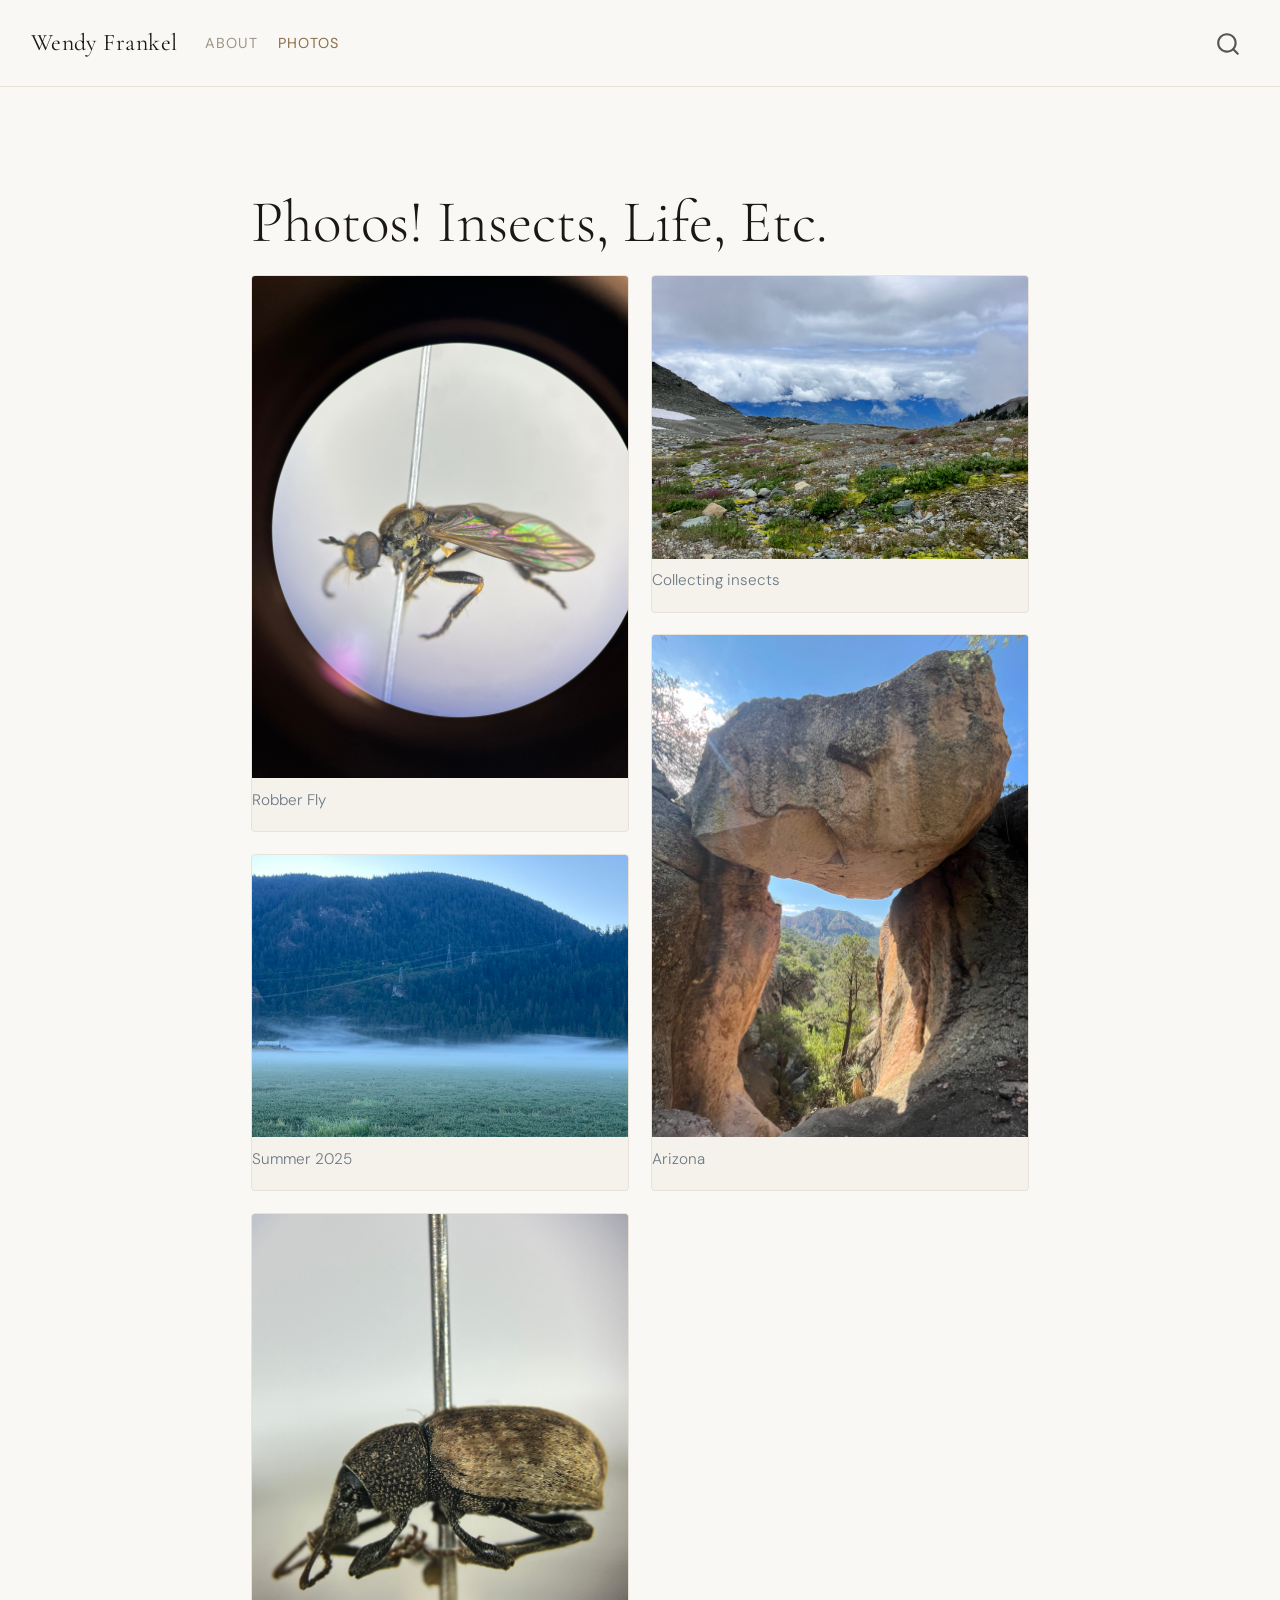
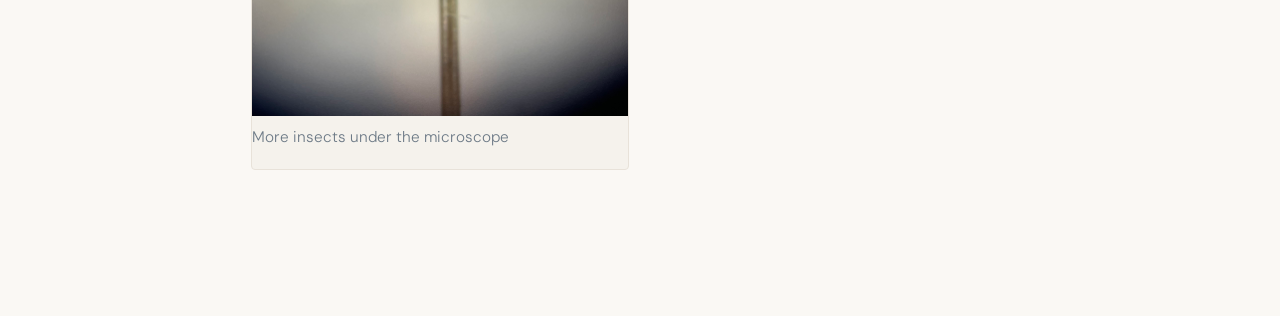
<file: docs/photos.html>
<!DOCTYPE html>
<html xmlns="http://www.w3.org/1999/xhtml" lang="en" xml:lang="en"><head>

<meta charset="utf-8">
<meta name="generator" content="quarto-1.7.33">

<meta name="viewport" content="width=device-width, initial-scale=1.0, user-scalable=yes">


<title>photos – Wendy Frankel</title>
<style>
code{white-space: pre-wrap;}
span.smallcaps{font-variant: small-caps;}
div.columns{display: flex; gap: min(4vw, 1.5em);}
div.column{flex: auto; overflow-x: auto;}
div.hanging-indent{margin-left: 1.5em; text-indent: -1.5em;}
ul.task-list{list-style: none;}
ul.task-list li input[type="checkbox"] {
  width: 0.8em;
  margin: 0 0.8em 0.2em -1em; /* quarto-specific, see https://github.com/quarto-dev/quarto-cli/issues/4556 */ 
  vertical-align: middle;
}
</style>


<script src="site_libs/quarto-nav/quarto-nav.js"></script>
<script src="site_libs/quarto-nav/headroom.min.js"></script>
<script src="site_libs/clipboard/clipboard.min.js"></script>
<script src="site_libs/quarto-search/autocomplete.umd.js"></script>
<script src="site_libs/quarto-search/fuse.min.js"></script>
<script src="site_libs/quarto-search/quarto-search.js"></script>
<meta name="quarto:offset" content="./">
<script src="site_libs/quarto-html/quarto.js" type="module"></script>
<script src="site_libs/quarto-html/tabsets/tabsets.js" type="module"></script>
<script src="site_libs/quarto-html/popper.min.js"></script>
<script src="site_libs/quarto-html/tippy.umd.min.js"></script>
<script src="site_libs/quarto-html/anchor.min.js"></script>
<link href="site_libs/quarto-html/tippy.css" rel="stylesheet">
<link href="site_libs/quarto-html/quarto-syntax-highlighting-ea385d0e468b0dd5ea5bf0780b1290d9.css" rel="stylesheet" id="quarto-text-highlighting-styles">
<script src="site_libs/bootstrap/bootstrap.min.js"></script>
<link href="site_libs/bootstrap/bootstrap-icons.css" rel="stylesheet">
<link href="site_libs/bootstrap/bootstrap-c1fac2584b48ed01fb6e278e36375074.min.css" rel="stylesheet" append-hash="true" id="quarto-bootstrap" data-mode="light">
<script id="quarto-search-options" type="application/json">{
  "location": "navbar",
  "copy-button": false,
  "collapse-after": 3,
  "panel-placement": "end",
  "type": "overlay",
  "limit": 50,
  "keyboard-shortcut": [
    "f",
    "/",
    "s"
  ],
  "show-item-context": false,
  "language": {
    "search-no-results-text": "No results",
    "search-matching-documents-text": "matching documents",
    "search-copy-link-title": "Copy link to search",
    "search-hide-matches-text": "Hide additional matches",
    "search-more-match-text": "more match in this document",
    "search-more-matches-text": "more matches in this document",
    "search-clear-button-title": "Clear",
    "search-text-placeholder": "",
    "search-detached-cancel-button-title": "Cancel",
    "search-submit-button-title": "Submit",
    "search-label": "Search"
  }
}</script>


<link rel="stylesheet" href="styles.css">
</head>

<body class="nav-fixed quarto-light">

<div id="quarto-search-results"></div>
  <header id="quarto-header" class="headroom fixed-top">
    <nav class="navbar navbar-expand-lg " data-bs-theme="dark">
      <div class="navbar-container container-fluid">
      <div class="navbar-brand-container mx-auto">
    <a class="navbar-brand" href="./index.html">
    <span class="navbar-title">Wendy Frankel</span>
    </a>
  </div>
            <div id="quarto-search" class="" title="Search"></div>
          <button class="navbar-toggler" type="button" data-bs-toggle="collapse" data-bs-target="#navbarCollapse" aria-controls="navbarCollapse" role="menu" aria-expanded="false" aria-label="Toggle navigation" onclick="if (window.quartoToggleHeadroom) { window.quartoToggleHeadroom(); }">
  <span class="navbar-toggler-icon"></span>
</button>
          <div class="collapse navbar-collapse" id="navbarCollapse">
            <ul class="navbar-nav navbar-nav-scroll me-auto">
  <li class="nav-item">
    <a class="nav-link" href="./index.html"> 
<span class="menu-text">About</span></a>
  </li>  
  <li class="nav-item">
    <a class="nav-link active" href="./photos.html" aria-current="page"> 
<span class="menu-text">Photos</span></a>
  </li>  
</ul>
          </div> <!-- /navcollapse -->
            <div class="quarto-navbar-tools">
</div>
      </div> <!-- /container-fluid -->
    </nav>
</header>
<!-- content -->
<div id="quarto-content" class="quarto-container page-columns page-rows-contents page-layout-full page-navbar">
<!-- sidebar -->
<!-- margin-sidebar -->
    
<!-- main -->
<main class="content column-page" id="quarto-document-content"><header id="title-block-header" class="quarto-title-block"></header>




<section id="photos-insects-life-etc." class="level1 page-header">
<h1>Photos! Insects, Life, Etc.</h1>
</section>
<div class="section-container">
<div class="masonry-grid">
<div class="masonry-item">
<div class="quarto-figure quarto-figure-center">
<figure class="figure">
<p><img src="photos/photo1.jpg" class="masonry-photo img-fluid figure-img"></p>
<figcaption>Robber Fly</figcaption>
</figure>
</div>
<div class="photo-caption">
<p>A robber fly at the Beaty Biodiversity Museum, <em>Eudioctria sackeni</em></p>
</div>
</div>
<div class="masonry-item">
<div class="quarto-figure quarto-figure-center">
<figure class="figure">
<p><img src="photos/photo2.jpg" class="masonry-photo img-fluid figure-img"></p>
<figcaption>Summer 2025</figcaption>
</figure>
</div>
<div class="photo-caption">
<p>Cranberry field in Pitt Meadows, which I monitored for pests in.</p>
</div>
</div>
<div class="masonry-item">
<div class="quarto-figure quarto-figure-center">
<figure class="figure">
<p><img src="photos/photo3.jpg" class="masonry-photo img-fluid figure-img"></p>
<figcaption>More insects under the microscope</figcaption>
</figure>
</div>
<div class="photo-caption">
<p>A weevil at the Beaty.</p>
</div>
</div>
<div class="masonry-item">
<div class="quarto-figure quarto-figure-center">
<figure class="figure">
<p><img src="photos/photo4.jpg" class="masonry-photo img-fluid figure-img"></p>
<figcaption>Collecting insects</figcaption>
</figure>
</div>
<div class="photo-caption">
<p>At the top of Black Tusk Mountain in Garibaldi National Park for a Bioblitz!</p>
</div>
</div>
<div class="masonry-item">
<div class="quarto-figure quarto-figure-center">
<figure class="figure">
<p><img src="photos/photo5.jpg" class="masonry-photo img-fluid figure-img"></p>
<figcaption>Arizona</figcaption>
</figure>
</div>
<div class="photo-caption">
<p>Hike photo from my time at the Southwestern Research Station, Arizona.</p>
</div>
</div>
</div>
</div>



</main> <!-- /main -->
<script id="quarto-html-after-body" type="application/javascript">
  window.document.addEventListener("DOMContentLoaded", function (event) {
    const icon = "";
    const anchorJS = new window.AnchorJS();
    anchorJS.options = {
      placement: 'right',
      icon: icon
    };
    anchorJS.add('.anchored');
    const isCodeAnnotation = (el) => {
      for (const clz of el.classList) {
        if (clz.startsWith('code-annotation-')) {                     
          return true;
        }
      }
      return false;
    }
    const onCopySuccess = function(e) {
      // button target
      const button = e.trigger;
      // don't keep focus
      button.blur();
      // flash "checked"
      button.classList.add('code-copy-button-checked');
      var currentTitle = button.getAttribute("title");
      button.setAttribute("title", "Copied!");
      let tooltip;
      if (window.bootstrap) {
        button.setAttribute("data-bs-toggle", "tooltip");
        button.setAttribute("data-bs-placement", "left");
        button.setAttribute("data-bs-title", "Copied!");
        tooltip = new bootstrap.Tooltip(button, 
          { trigger: "manual", 
            customClass: "code-copy-button-tooltip",
            offset: [0, -8]});
        tooltip.show();    
      }
      setTimeout(function() {
        if (tooltip) {
          tooltip.hide();
          button.removeAttribute("data-bs-title");
          button.removeAttribute("data-bs-toggle");
          button.removeAttribute("data-bs-placement");
        }
        button.setAttribute("title", currentTitle);
        button.classList.remove('code-copy-button-checked');
      }, 1000);
      // clear code selection
      e.clearSelection();
    }
    const getTextToCopy = function(trigger) {
        const codeEl = trigger.previousElementSibling.cloneNode(true);
        for (const childEl of codeEl.children) {
          if (isCodeAnnotation(childEl)) {
            childEl.remove();
          }
        }
        return codeEl.innerText;
    }
    const clipboard = new window.ClipboardJS('.code-copy-button:not([data-in-quarto-modal])', {
      text: getTextToCopy
    });
    clipboard.on('success', onCopySuccess);
    if (window.document.getElementById('quarto-embedded-source-code-modal')) {
      const clipboardModal = new window.ClipboardJS('.code-copy-button[data-in-quarto-modal]', {
        text: getTextToCopy,
        container: window.document.getElementById('quarto-embedded-source-code-modal')
      });
      clipboardModal.on('success', onCopySuccess);
    }
      var localhostRegex = new RegExp(/^(?:http|https):\/\/localhost\:?[0-9]*\//);
      var mailtoRegex = new RegExp(/^mailto:/);
        var filterRegex = new RegExp('/' + window.location.host + '/');
      var isInternal = (href) => {
          return filterRegex.test(href) || localhostRegex.test(href) || mailtoRegex.test(href);
      }
      // Inspect non-navigation links and adorn them if external
     var links = window.document.querySelectorAll('a[href]:not(.nav-link):not(.navbar-brand):not(.toc-action):not(.sidebar-link):not(.sidebar-item-toggle):not(.pagination-link):not(.no-external):not([aria-hidden]):not(.dropdown-item):not(.quarto-navigation-tool):not(.about-link)');
      for (var i=0; i<links.length; i++) {
        const link = links[i];
        if (!isInternal(link.href)) {
          // undo the damage that might have been done by quarto-nav.js in the case of
          // links that we want to consider external
          if (link.dataset.originalHref !== undefined) {
            link.href = link.dataset.originalHref;
          }
        }
      }
    function tippyHover(el, contentFn, onTriggerFn, onUntriggerFn) {
      const config = {
        allowHTML: true,
        maxWidth: 500,
        delay: 100,
        arrow: false,
        appendTo: function(el) {
            return el.parentElement;
        },
        interactive: true,
        interactiveBorder: 10,
        theme: 'quarto',
        placement: 'bottom-start',
      };
      if (contentFn) {
        config.content = contentFn;
      }
      if (onTriggerFn) {
        config.onTrigger = onTriggerFn;
      }
      if (onUntriggerFn) {
        config.onUntrigger = onUntriggerFn;
      }
      window.tippy(el, config); 
    }
    const noterefs = window.document.querySelectorAll('a[role="doc-noteref"]');
    for (var i=0; i<noterefs.length; i++) {
      const ref = noterefs[i];
      tippyHover(ref, function() {
        // use id or data attribute instead here
        let href = ref.getAttribute('data-footnote-href') || ref.getAttribute('href');
        try { href = new URL(href).hash; } catch {}
        const id = href.replace(/^#\/?/, "");
        const note = window.document.getElementById(id);
        if (note) {
          return note.innerHTML;
        } else {
          return "";
        }
      });
    }
    const xrefs = window.document.querySelectorAll('a.quarto-xref');
    const processXRef = (id, note) => {
      // Strip column container classes
      const stripColumnClz = (el) => {
        el.classList.remove("page-full", "page-columns");
        if (el.children) {
          for (const child of el.children) {
            stripColumnClz(child);
          }
        }
      }
      stripColumnClz(note)
      if (id === null || id.startsWith('sec-')) {
        // Special case sections, only their first couple elements
        const container = document.createElement("div");
        if (note.children && note.children.length > 2) {
          container.appendChild(note.children[0].cloneNode(true));
          for (let i = 1; i < note.children.length; i++) {
            const child = note.children[i];
            if (child.tagName === "P" && child.innerText === "") {
              continue;
            } else {
              container.appendChild(child.cloneNode(true));
              break;
            }
          }
          if (window.Quarto?.typesetMath) {
            window.Quarto.typesetMath(container);
          }
          return container.innerHTML
        } else {
          if (window.Quarto?.typesetMath) {
            window.Quarto.typesetMath(note);
          }
          return note.innerHTML;
        }
      } else {
        // Remove any anchor links if they are present
        const anchorLink = note.querySelector('a.anchorjs-link');
        if (anchorLink) {
          anchorLink.remove();
        }
        if (window.Quarto?.typesetMath) {
          window.Quarto.typesetMath(note);
        }
        if (note.classList.contains("callout")) {
          return note.outerHTML;
        } else {
          return note.innerHTML;
        }
      }
    }
    for (var i=0; i<xrefs.length; i++) {
      const xref = xrefs[i];
      tippyHover(xref, undefined, function(instance) {
        instance.disable();
        let url = xref.getAttribute('href');
        let hash = undefined; 
        if (url.startsWith('#')) {
          hash = url;
        } else {
          try { hash = new URL(url).hash; } catch {}
        }
        if (hash) {
          const id = hash.replace(/^#\/?/, "");
          const note = window.document.getElementById(id);
          if (note !== null) {
            try {
              const html = processXRef(id, note.cloneNode(true));
              instance.setContent(html);
            } finally {
              instance.enable();
              instance.show();
            }
          } else {
            // See if we can fetch this
            fetch(url.split('#')[0])
            .then(res => res.text())
            .then(html => {
              const parser = new DOMParser();
              const htmlDoc = parser.parseFromString(html, "text/html");
              const note = htmlDoc.getElementById(id);
              if (note !== null) {
                const html = processXRef(id, note);
                instance.setContent(html);
              } 
            }).finally(() => {
              instance.enable();
              instance.show();
            });
          }
        } else {
          // See if we can fetch a full url (with no hash to target)
          // This is a special case and we should probably do some content thinning / targeting
          fetch(url)
          .then(res => res.text())
          .then(html => {
            const parser = new DOMParser();
            const htmlDoc = parser.parseFromString(html, "text/html");
            const note = htmlDoc.querySelector('main.content');
            if (note !== null) {
              // This should only happen for chapter cross references
              // (since there is no id in the URL)
              // remove the first header
              if (note.children.length > 0 && note.children[0].tagName === "HEADER") {
                note.children[0].remove();
              }
              const html = processXRef(null, note);
              instance.setContent(html);
            } 
          }).finally(() => {
            instance.enable();
            instance.show();
          });
        }
      }, function(instance) {
      });
    }
        let selectedAnnoteEl;
        const selectorForAnnotation = ( cell, annotation) => {
          let cellAttr = 'data-code-cell="' + cell + '"';
          let lineAttr = 'data-code-annotation="' +  annotation + '"';
          const selector = 'span[' + cellAttr + '][' + lineAttr + ']';
          return selector;
        }
        const selectCodeLines = (annoteEl) => {
          const doc = window.document;
          const targetCell = annoteEl.getAttribute("data-target-cell");
          const targetAnnotation = annoteEl.getAttribute("data-target-annotation");
          const annoteSpan = window.document.querySelector(selectorForAnnotation(targetCell, targetAnnotation));
          const lines = annoteSpan.getAttribute("data-code-lines").split(",");
          const lineIds = lines.map((line) => {
            return targetCell + "-" + line;
          })
          let top = null;
          let height = null;
          let parent = null;
          if (lineIds.length > 0) {
              //compute the position of the single el (top and bottom and make a div)
              const el = window.document.getElementById(lineIds[0]);
              top = el.offsetTop;
              height = el.offsetHeight;
              parent = el.parentElement.parentElement;
            if (lineIds.length > 1) {
              const lastEl = window.document.getElementById(lineIds[lineIds.length - 1]);
              const bottom = lastEl.offsetTop + lastEl.offsetHeight;
              height = bottom - top;
            }
            if (top !== null && height !== null && parent !== null) {
              // cook up a div (if necessary) and position it 
              let div = window.document.getElementById("code-annotation-line-highlight");
              if (div === null) {
                div = window.document.createElement("div");
                div.setAttribute("id", "code-annotation-line-highlight");
                div.style.position = 'absolute';
                parent.appendChild(div);
              }
              div.style.top = top - 2 + "px";
              div.style.height = height + 4 + "px";
              div.style.left = 0;
              let gutterDiv = window.document.getElementById("code-annotation-line-highlight-gutter");
              if (gutterDiv === null) {
                gutterDiv = window.document.createElement("div");
                gutterDiv.setAttribute("id", "code-annotation-line-highlight-gutter");
                gutterDiv.style.position = 'absolute';
                const codeCell = window.document.getElementById(targetCell);
                const gutter = codeCell.querySelector('.code-annotation-gutter');
                gutter.appendChild(gutterDiv);
              }
              gutterDiv.style.top = top - 2 + "px";
              gutterDiv.style.height = height + 4 + "px";
            }
            selectedAnnoteEl = annoteEl;
          }
        };
        const unselectCodeLines = () => {
          const elementsIds = ["code-annotation-line-highlight", "code-annotation-line-highlight-gutter"];
          elementsIds.forEach((elId) => {
            const div = window.document.getElementById(elId);
            if (div) {
              div.remove();
            }
          });
          selectedAnnoteEl = undefined;
        };
          // Handle positioning of the toggle
      window.addEventListener(
        "resize",
        throttle(() => {
          elRect = undefined;
          if (selectedAnnoteEl) {
            selectCodeLines(selectedAnnoteEl);
          }
        }, 10)
      );
      function throttle(fn, ms) {
      let throttle = false;
      let timer;
        return (...args) => {
          if(!throttle) { // first call gets through
              fn.apply(this, args);
              throttle = true;
          } else { // all the others get throttled
              if(timer) clearTimeout(timer); // cancel #2
              timer = setTimeout(() => {
                fn.apply(this, args);
                timer = throttle = false;
              }, ms);
          }
        };
      }
        // Attach click handler to the DT
        const annoteDls = window.document.querySelectorAll('dt[data-target-cell]');
        for (const annoteDlNode of annoteDls) {
          annoteDlNode.addEventListener('click', (event) => {
            const clickedEl = event.target;
            if (clickedEl !== selectedAnnoteEl) {
              unselectCodeLines();
              const activeEl = window.document.querySelector('dt[data-target-cell].code-annotation-active');
              if (activeEl) {
                activeEl.classList.remove('code-annotation-active');
              }
              selectCodeLines(clickedEl);
              clickedEl.classList.add('code-annotation-active');
            } else {
              // Unselect the line
              unselectCodeLines();
              clickedEl.classList.remove('code-annotation-active');
            }
          });
        }
    const findCites = (el) => {
      const parentEl = el.parentElement;
      if (parentEl) {
        const cites = parentEl.dataset.cites;
        if (cites) {
          return {
            el,
            cites: cites.split(' ')
          };
        } else {
          return findCites(el.parentElement)
        }
      } else {
        return undefined;
      }
    };
    var bibliorefs = window.document.querySelectorAll('a[role="doc-biblioref"]');
    for (var i=0; i<bibliorefs.length; i++) {
      const ref = bibliorefs[i];
      const citeInfo = findCites(ref);
      if (citeInfo) {
        tippyHover(citeInfo.el, function() {
          var popup = window.document.createElement('div');
          citeInfo.cites.forEach(function(cite) {
            var citeDiv = window.document.createElement('div');
            citeDiv.classList.add('hanging-indent');
            citeDiv.classList.add('csl-entry');
            var biblioDiv = window.document.getElementById('ref-' + cite);
            if (biblioDiv) {
              citeDiv.innerHTML = biblioDiv.innerHTML;
            }
            popup.appendChild(citeDiv);
          });
          return popup.innerHTML;
        });
      }
    }
  });
  </script>
</div> <!-- /content -->




</body></html>
</file>
<file: docs/site_libs/quarto-html/tippy.css>
.tippy-box[data-animation=fade][data-state=hidden]{opacity:0}[data-tippy-root]{max-width:calc(100vw - 10px)}.tippy-box{position:relative;background-color:#333;color:#fff;border-radius:4px;font-size:14px;line-height:1.4;white-space:normal;outline:0;transition-property:transform,visibility,opacity}.tippy-box[data-placement^=top]>.tippy-arrow{bottom:0}.tippy-box[data-placement^=top]>.tippy-arrow:before{bottom:-7px;left:0;border-width:8px 8px 0;border-top-color:initial;transform-origin:center top}.tippy-box[data-placement^=bottom]>.tippy-arrow{top:0}.tippy-box[data-placement^=bottom]>.tippy-arrow:before{top:-7px;left:0;border-width:0 8px 8px;border-bottom-color:initial;transform-origin:center bottom}.tippy-box[data-placement^=left]>.tippy-arrow{right:0}.tippy-box[data-placement^=left]>.tippy-arrow:before{border-width:8px 0 8px 8px;border-left-color:initial;right:-7px;transform-origin:center left}.tippy-box[data-placement^=right]>.tippy-arrow{left:0}.tippy-box[data-placement^=right]>.tippy-arrow:before{left:-7px;border-width:8px 8px 8px 0;border-right-color:initial;transform-origin:center right}.tippy-box[data-inertia][data-state=visible]{transition-timing-function:cubic-bezier(.54,1.5,.38,1.11)}.tippy-arrow{width:16px;height:16px;color:#333}.tippy-arrow:before{content:"";position:absolute;border-color:transparent;border-style:solid}.tippy-content{position:relative;padding:5px 9px;z-index:1}
</file>
<file: docs/site_libs/quarto-html/quarto-syntax-highlighting-ea385d0e468b0dd5ea5bf0780b1290d9.css>
/* quarto syntax highlight colors */
:root {
  --quarto-hl-ot-color: #003B4F;
  --quarto-hl-at-color: #657422;
  --quarto-hl-ss-color: #20794D;
  --quarto-hl-an-color: #5E5E5E;
  --quarto-hl-fu-color: #4758AB;
  --quarto-hl-st-color: #20794D;
  --quarto-hl-cf-color: #003B4F;
  --quarto-hl-op-color: #5E5E5E;
  --quarto-hl-er-color: #AD0000;
  --quarto-hl-bn-color: #AD0000;
  --quarto-hl-al-color: #AD0000;
  --quarto-hl-va-color: #111111;
  --quarto-hl-bu-color: inherit;
  --quarto-hl-ex-color: inherit;
  --quarto-hl-pp-color: #AD0000;
  --quarto-hl-in-color: #5E5E5E;
  --quarto-hl-vs-color: #20794D;
  --quarto-hl-wa-color: #5E5E5E;
  --quarto-hl-do-color: #5E5E5E;
  --quarto-hl-im-color: #00769E;
  --quarto-hl-ch-color: #20794D;
  --quarto-hl-dt-color: #AD0000;
  --quarto-hl-fl-color: #AD0000;
  --quarto-hl-co-color: #5E5E5E;
  --quarto-hl-cv-color: #5E5E5E;
  --quarto-hl-cn-color: #8f5902;
  --quarto-hl-sc-color: #5E5E5E;
  --quarto-hl-dv-color: #AD0000;
  --quarto-hl-kw-color: #003B4F;
}

/* other quarto variables */
:root {
  --quarto-font-monospace: SFMono-Regular, Menlo, Monaco, Consolas, "Liberation Mono", "Courier New", monospace;
}

/* syntax highlight based on Pandoc's rules */
pre > code.sourceCode > span {
  color: #003B4F;
}

code.sourceCode > span {
  color: #003B4F;
}

div.sourceCode,
div.sourceCode pre.sourceCode {
  color: #003B4F;
}

/* Normal */
code span {
  color: #003B4F;
}

/* Alert */
code span.al {
  color: #AD0000;
  font-style: inherit;
}

/* Annotation */
code span.an {
  color: #5E5E5E;
  font-style: inherit;
}

/* Attribute */
code span.at {
  color: #657422;
  font-style: inherit;
}

/* BaseN */
code span.bn {
  color: #AD0000;
  font-style: inherit;
}

/* BuiltIn */
code span.bu {
  font-style: inherit;
}

/* ControlFlow */
code span.cf {
  color: #003B4F;
  font-weight: bold;
  font-style: inherit;
}

/* Char */
code span.ch {
  color: #20794D;
  font-style: inherit;
}

/* Constant */
code span.cn {
  color: #8f5902;
  font-style: inherit;
}

/* Comment */
code span.co {
  color: #5E5E5E;
  font-style: inherit;
}

/* CommentVar */
code span.cv {
  color: #5E5E5E;
  font-style: italic;
}

/* Documentation */
code span.do {
  color: #5E5E5E;
  font-style: italic;
}

/* DataType */
code span.dt {
  color: #AD0000;
  font-style: inherit;
}

/* DecVal */
code span.dv {
  color: #AD0000;
  font-style: inherit;
}

/* Error */
code span.er {
  color: #AD0000;
  font-style: inherit;
}

/* Extension */
code span.ex {
  font-style: inherit;
}

/* Float */
code span.fl {
  color: #AD0000;
  font-style: inherit;
}

/* Function */
code span.fu {
  color: #4758AB;
  font-style: inherit;
}

/* Import */
code span.im {
  color: #00769E;
  font-style: inherit;
}

/* Information */
code span.in {
  color: #5E5E5E;
  font-style: inherit;
}

/* Keyword */
code span.kw {
  color: #003B4F;
  font-weight: bold;
  font-style: inherit;
}

/* Operator */
code span.op {
  color: #5E5E5E;
  font-style: inherit;
}

/* Other */
code span.ot {
  color: #003B4F;
  font-style: inherit;
}

/* Preprocessor */
code span.pp {
  color: #AD0000;
  font-style: inherit;
}

/* SpecialChar */
code span.sc {
  color: #5E5E5E;
  font-style: inherit;
}

/* SpecialString */
code span.ss {
  color: #20794D;
  font-style: inherit;
}

/* String */
code span.st {
  color: #20794D;
  font-style: inherit;
}

/* Variable */
code span.va {
  color: #111111;
  font-style: inherit;
}

/* VerbatimString */
code span.vs {
  color: #20794D;
  font-style: inherit;
}

/* Warning */
code span.wa {
  color: #5E5E5E;
  font-style: italic;
}

.prevent-inlining {
  content: "</";
}

/*# sourceMappingURL=538754cbb4183396a2435bcb80637e05.css.map */
</file>
<file: docs/styles.css>
/* ============================================
   WENDY FRANKEL — PORTFOLIO STYLES
   Clean & Minimal — Warm Neutral Palette
   ============================================ */

@import url('https://fonts.googleapis.com/css2?family=Cormorant+Garamond:ital,wght@0,300;0,400;0,600;1,300;1,400&family=DM+Sans:wght@300;400;500&display=swap');

/* ── CSS Variables ──────────────────────────── */
:root {
    --cream: #faf8f4;
    --warm-white: #f5f2ec;
    --stone: #e8e2d9;
    --warm-gray: #9e9589;
    --charcoal: #2c2825;
    --ink: #1a1714;
    --accent: #8b6f47;
    --accent-light: #c4a882;
    --accent-pale: #f0e9de;

    --font-display: 'Cormorant Garamond', Georgia, serif;
    --font-body: 'DM Sans', sans-serif;

    --max-width: 900px;
    --section-gap: 5rem;
}

/* ── Base ───────────────────────────────────── */
body {
    background-color: var(--cream);
    color: var(--charcoal);
    font-family: var(--font-body);
    font-weight: 300;
    line-height: 1.75;
    font-size: 1.05rem;
}

/* Override Quarto's default container width */
.quarto-container,
.page-columns {
    max-width: var(--max-width) !important;
    margin: 0 auto;
}

/* ── Navbar ─────────────────────────────────── */
.navbar {
    background-color: var(--cream) !important;
    border-bottom: 1px solid var(--stone);
    padding: 1rem 2rem;
}

.navbar-brand,
.navbar-title {
    font-family: var(--font-display);
    font-size: 1.4rem;
    font-weight: 400;
    color: var(--ink) !important;
    letter-spacing: 0.02em;
}

.nav-link {
    font-family: var(--font-body);
    font-size: 0.85rem;
    font-weight: 400;
    color: var(--warm-gray) !important;
    letter-spacing: 0.08em;
    text-transform: uppercase;
    transition: color 0.2s ease;
}

.nav-link:hover,
.nav-link.active {
    color: var(--accent) !important;
}

/* ── Hero Section ───────────────────────────── */
.hero-section {
    padding: 5rem 2rem 4rem;
    max-width: var(--max-width);
    margin: 0 auto;
}

.hero-content {
    display: flex;
    align-items: center;
    gap: 4rem;
}

.hero-text {
    flex: 1;
}

.hero-text h1 {
    font-family: var(--font-display);
    font-size: clamp(2.8rem, 6vw, 4.2rem);
    font-weight: 300;
    color: var(--ink);
    line-height: 1.1;
    margin: 0 0 0.5rem 0;
    letter-spacing: -0.01em;
}

.hero-text h3 {
    font-family: var(--font-body);
    font-size: 0.85rem;
    font-weight: 400;
    color: var(--warm-gray);
    letter-spacing: 0.1em;
    text-transform: uppercase;
    margin: 0 0 1.5rem 0;
    border: none;
}

.hero-tagline {
    font-size: 1.1rem;
    color: var(--charcoal);
    font-weight: 300;
    line-height: 1.6;
    margin-bottom: 2.5rem;
    max-width: 420px;
}

.hero-photo {
    flex-shrink: 0;
}

.profile-photo {
    width: 220px;
    height: 220px;
    object-fit: cover;
    border-radius: 50%;
    border: 3px solid var(--stone);
    box-shadow: 0 8px 32px rgba(44, 40, 37, 0.12);
    display: block;
}

/* ── Buttons ────────────────────────────────── */
.hero-buttons {
    display: flex;
    gap: 1rem;
    flex-wrap: wrap;
}

.btn-primary-custom,
.btn-secondary-custom {
    display: inline-block;
    padding: 0.65rem 1.6rem;
    font-family: var(--font-body);
    font-size: 0.82rem;
    font-weight: 500;
    letter-spacing: 0.08em;
    text-transform: uppercase;
    text-decoration: none !important;
    border-radius: 2px;
    transition: all 0.25s ease;
    cursor: pointer;
}

.btn-primary-custom {
    background-color: var(--accent);
    color: #fff !important;
    border: 1.5px solid var(--accent);
}

.btn-primary-custom:hover {
    background-color: var(--charcoal);
    border-color: var(--charcoal);
    color: #fff !important;
}

.btn-secondary-custom {
    background-color: transparent;
    color: var(--accent) !important;
    border: 1.5px solid var(--accent-light);
}

.btn-secondary-custom:hover {
    background-color: var(--accent-pale);
    border-color: var(--accent);
    color: var(--accent) !important;
}

/* ── Divider ────────────────────────────────── */
main hr {
    border: none;
    border-top: 1px solid var(--stone);
    margin: var(--section-gap) auto;
    max-width: var(--max-width);
}

/* ── Section Container ──────────────────────── */
.section-container {
    max-width: var(--max-width);
    margin: 0 auto;
    padding: 0 2rem;
}

.section-heading {
    font-family: var(--font-display);
    font-size: 2rem;
    font-weight: 300;
    color: var(--ink);
    letter-spacing: 0.01em;
    margin-bottom: 2.5rem;
    position: relative;
}

.section-heading::after {
    content: '';
    display: block;
    width: 2.5rem;
    height: 1.5px;
    background: var(--accent-light);
    margin-top: 0.6rem;
}

/* ── About Grid ─────────────────────────────── */
.about-grid {
    display: grid;
    grid-template-columns: 1fr 220px;
    gap: 3rem;
    align-items: start;
}

.about-text p {
    color: var(--charcoal);
    margin-bottom: 1.2rem;
}

.about-skills {
    background: var(--warm-white);
    border: 1px solid var(--stone);
    border-radius: 4px;
    padding: 1.5rem;
    font-size: 0.95rem;
}

.about-skills strong {
    font-family: var(--font-body);
    font-size: 0.75rem;
    letter-spacing: 0.1em;
    text-transform: uppercase;
    color: var(--warm-gray);
    display: block;
    margin-bottom: 0.75rem;
}

.about-skills ul {
    list-style: none;
    padding: 0;
    margin: 0;
}

.about-skills li {
    padding: 0.35rem 0;
    border-bottom: 1px solid var(--stone);
    font-size: 0.9rem;
    color: var(--charcoal);
}

.about-skills li:last-child {
    border-bottom: none;
}

/* ── Projects Grid ──────────────────────────── */
.projects-grid {
    display: grid;
    grid-template-columns: repeat(auto-fill, minmax(250px, 1fr));
    gap: 1.5rem;
}

.project-card {
    background: var(--warm-white);
    border: 1px solid var(--stone);
    border-radius: 4px;
    padding: 1.75rem;
    transition: box-shadow 0.25s ease, transform 0.25s ease;
}

.project-card:hover {
    box-shadow: 0 6px 24px rgba(44, 40, 37, 0.1);
    transform: translateY(-2px);
}

.project-card h3 {
    font-family: var(--font-display);
    font-size: 1.25rem;
    font-weight: 600;
    color: var(--ink);
    margin-top: 0;
    margin-bottom: 0.75rem;
    border: none;
}

.project-card p {
    font-size: 0.92rem;
    color: var(--warm-gray);
    line-height: 1.65;
    margin-bottom: 1.25rem;
}

.project-link {
    font-size: 0.82rem;
    font-weight: 500;
    letter-spacing: 0.05em;
    color: var(--accent) !important;
    text-decoration: none !important;
    transition: color 0.2s ease;
}

.project-link:hover {
    color: var(--charcoal) !important;
}

/* ── Contact ────────────────────────────────── */
.contact-row {
    display: flex;
    gap: 2rem;
    flex-wrap: wrap;
    align-items: center;
    padding: 1rem 0 3rem;
}

.contact-link {
    font-size: 0.85rem;
    font-weight: 500;
    letter-spacing: 0.06em;
    text-transform: uppercase;
    color: var(--warm-gray) !important;
    text-decoration: none !important;
    border-bottom: 1px solid transparent;
    padding-bottom: 2px;
    transition: all 0.2s ease;
}

.contact-link:hover {
    color: var(--accent) !important;
    border-bottom-color: var(--accent-light);
}

/* ── About Page Full Layout ─────────────────── */
.page-header {
    padding: 4rem 2rem 0;
    max-width: var(--max-width);
    margin: 0 auto;
}

.page-header h1 {
    font-family: var(--font-display);
    font-size: clamp(2.4rem, 5vw, 3.5rem);
    font-weight: 300;
    color: var(--ink);
    margin: 0;
}

.about-full-grid {
    display: grid;
    grid-template-columns: 200px 1fr;
    gap: 3.5rem;
    align-items: start;
    padding-top: 3rem;
}

.profile-photo-large {
    width: 200px;
    height: 240px;
    object-fit: cover;
    border-radius: 4px;
    border: 1px solid var(--stone);
    box-shadow: 0 4px 20px rgba(44, 40, 37, 0.1);
    display: block;
}

.about-full-text h2 {
    font-family: var(--font-display);
    font-size: 1.8rem;
    font-weight: 400;
    margin-top: 0;
}

.about-full-text h3 {
    font-family: var(--font-body);
    font-size: 0.78rem;
    font-weight: 500;
    letter-spacing: 0.1em;
    text-transform: uppercase;
    color: var(--warm-gray);
    margin-top: 2rem;
    margin-bottom: 0.75rem;
    border: none;
}

.about-cta {
    display: flex;
    gap: 1rem;
    flex-wrap: wrap;
    margin-top: 2rem;
}

/* ── Responsive ─────────────────────────────── */
@media (max-width: 680px) {
    .hero-content {
        flex-direction: column-reverse;
        gap: 2rem;
        text-align: center;
    }

    .hero-buttons {
        justify-content: center;
    }

    .hero-tagline {
        max-width: 100%;
    }

    .about-grid {
        grid-template-columns: 1fr;
    }

    .about-full-grid {
        grid-template-columns: 1fr;
    }

    .profile-photo-large {
        width: 160px;
        height: 190px;
    }

    .contact-row {
        gap: 1.25rem;
    }
}

/* ── Masonry Photos ─────────────────────────── */
.masonry-grid {
    columns: 3 280px;
    column-gap: 1.25rem;
    padding: 1rem 0 4rem;
}

.masonry-item {
    break-inside: avoid;
    margin-bottom: 1.25rem;
    position: relative;
    overflow: hidden;
    border-radius: 4px;
    background: var(--warm-white);
    border: 1px solid var(--stone);
}

.masonry-item:hover .photo-caption {
    opacity: 1;
    transform: translateY(0);
}

.masonry-photo {
    width: 100%;
    height: auto;
    display: block;
    transition: transform 0.4s ease;
}

.masonry-item:hover .masonry-photo {
    transform: scale(1.03);
}

.photo-caption {
    position: absolute;
    bottom: 0;
    left: 0;
    right: 0;
    background: linear-gradient(transparent, rgba(26, 23, 20, 0.75));
    color: #fff;
    font-size: 0.8rem;
    font-weight: 300;
    letter-spacing: 0.04em;
    padding: 1.5rem 0.9rem 0.75rem;
    opacity: 0;
    transform: translateY(4px);
    transition: all 0.3s ease;
}

@media (max-width: 680px) {
    .masonry-grid {
        columns: 2 160px;
    }
}

@media (max-width: 420px) {
    .masonry-grid {
        columns: 1;
    }
}

/* ── Hide Quarto boilerplate ────────────────── */
#title-block-header {
    display: none;
}

#quarto-margin-sidebar {
    display: none;
}

.quarto-title {
    display: none;
}
</file>
